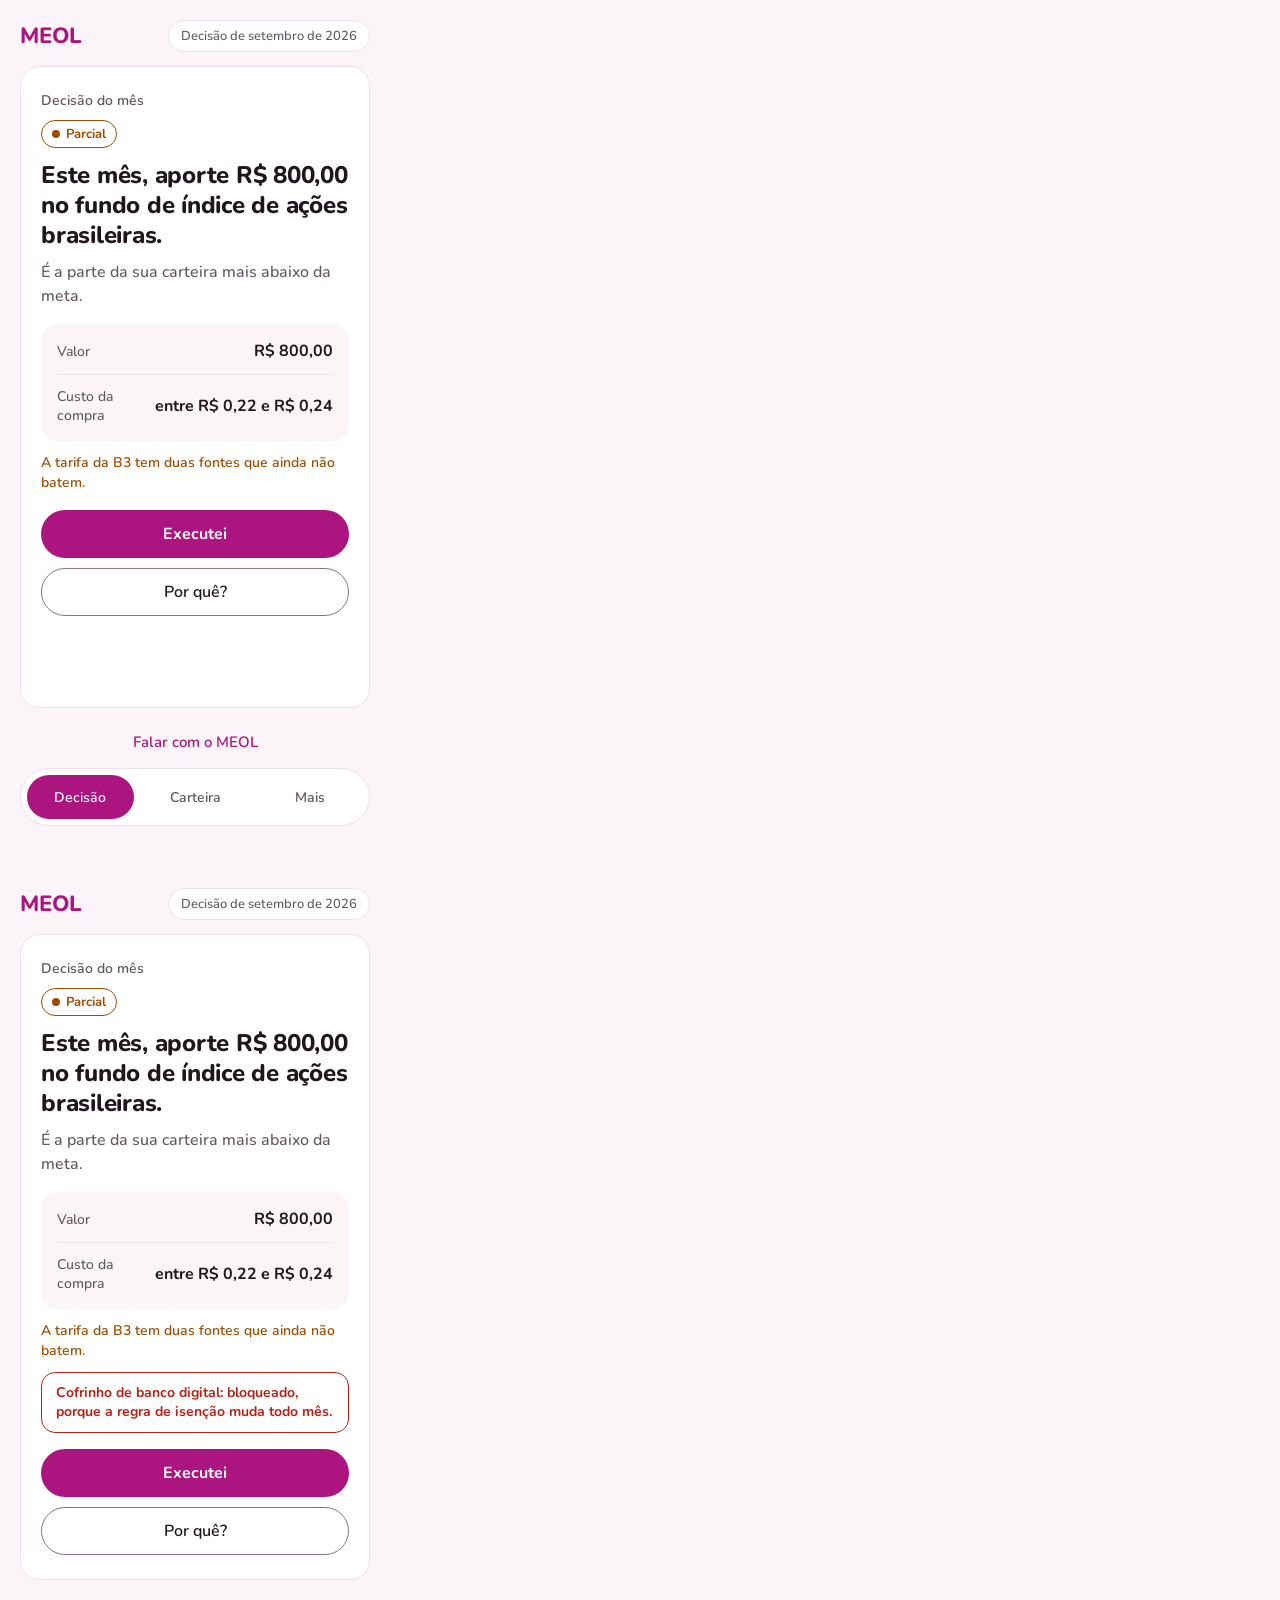
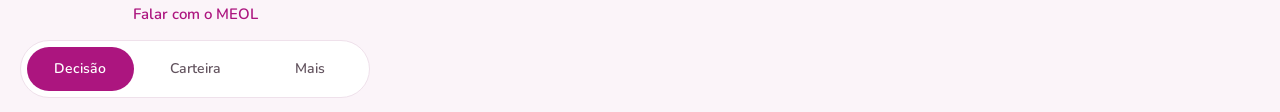
<file: docs/marca/direcoes/C.html>
<!doctype html>
<!-- Estimulo do teste de marca, direcao C (Digital amigavel). P-163, S4.
     Cores: docs/marca/tokens/direcoes.yaml, bloco C. Fontes OFL: docs/marca/tipografia/.
     Textos e numeros: docs/marca/direcoes/conteudo.yaml (gerado pelo motor, cenario sintetico).
     Versoes: base e com rota bloqueada (j-A); diferem so no elemento data-diferenca. -->
<html lang="pt-BR" data-direcao="C">
<head>
<meta charset="utf-8">
<meta name="viewport" content="width=390, initial-scale=1">
<title>MEOL</title>
<style>
  @font-face { font-family: 'Nunito'; src: url('../tipografia/nunito/nunito-latin-500-normal.woff2') format('woff2'); font-weight: 500; font-style: normal; font-display: block; }
  @font-face { font-family: 'Nunito'; src: url('../tipografia/nunito/nunito-latin-600-normal.woff2') format('woff2'); font-weight: 600; font-style: normal; font-display: block; }
  @font-face { font-family: 'Nunito'; src: url('../tipografia/nunito/nunito-latin-700-normal.woff2') format('woff2'); font-weight: 700; font-style: normal; font-display: block; }
  @font-face { font-family: 'Nunito'; src: url('../tipografia/nunito/nunito-latin-800-normal.woff2') format('woff2'); font-weight: 800; font-style: normal; font-display: block; }
  :root {
    --fundo: #FBF4F9; --superficie: #FFFFFF; --texto: #22161E; --texto-2: #63545F;
    --destaque: #AC157F; --sobre-destaque: #FFFFFF; --borda: #8F7086; --divisoria: #EFE1EB;
    --ok: #08735A; --parcial: #A04D00; --recusa: #B42318;
    --f: 'Nunito', sans-serif;
  }
  * { box-sizing: border-box; margin: 0; padding: 0; }
  body { background: var(--fundo); color: var(--texto); font-family: var(--f); }
  .tela { width: 390px; height: 844px; overflow: hidden; display: flex; flex-direction: column;
          background: var(--fundo); padding: 20px 20px 0; }
  .tela + .tela { margin-top: 24px; }
  .topo { display: flex; justify-content: space-between; align-items: center; }
  .marca { font-size: 22px; font-weight: 800; letter-spacing: -0.01em; color: var(--destaque); }
  .data { font-size: 13px; font-weight: 500; color: var(--texto-2); background: var(--superficie);
          border: 1px solid var(--divisoria); border-radius: 999px; padding: 6px 12px; }
  .conteudo { flex: 1; margin-top: 14px; background: var(--superficie); border-radius: 20px;
              border: 1px solid var(--divisoria); padding: 24px 20px; }
  .rotulo-secao { font-size: 14px; font-weight: 600; color: var(--texto-2); }
  .selo { display: inline-flex; align-items: center; gap: 6px; margin-top: 10px;
          font-size: 13px; font-weight: 700; border-radius: 999px; padding: 4px 10px;
          border: 1.5px solid currentColor; }
  .selo-marca { width: 8px; height: 8px; border-radius: 50%; background: currentColor; }
  .selo[data-status="completo"] { color: var(--ok); }
  .selo[data-status="parcial"] { color: var(--parcial); }
  .decisao { margin-top: 12px; font-size: 24px; line-height: 1.25; font-weight: 800;
             letter-spacing: -0.01em; }
  .porque { margin-top: 10px; font-size: 16px; line-height: 1.5; color: var(--texto-2); }
  .detalhe { margin-top: 16px; background: var(--fundo); border-radius: 16px; padding: 4px 16px; }
  .linha { display: flex; justify-content: space-between; align-items: center; padding: 12px 0; }
  .linha + .linha { border-top: 1px solid var(--divisoria); }
  dt { font-size: 14px; color: var(--texto-2); }
  dd { font-size: 16px; font-weight: 700; color: var(--texto); text-align: right; }
  .bloqueada { margin-top: 10px; padding: 10px 14px; border-radius: 14px; font-size: 14px;
               line-height: 1.4; font-weight: 700; color: var(--recusa); border: 1.5px solid var(--recusa); }
  .texto-dd { max-width: 60%; line-height: 1.3; }
  .nota { margin-top: 12px; font-size: 14px; line-height: 1.45; color: var(--parcial);
          font-weight: 600; }
  .acoes { margin-top: 16px; display: flex; flex-direction: column; gap: 10px; }
  button { font: inherit; background: none; border: none; color: inherit; cursor: pointer; }
  button:focus-visible { outline: 3px solid var(--destaque); outline-offset: 2px; }
  .primario { min-height: 48px; border-radius: 999px; background: var(--destaque);
              color: var(--sobre-destaque); font-size: 16px; font-weight: 700; }
  .secundario { min-height: 48px; border-radius: 999px; border: 1.5px solid var(--borda);
                color: var(--texto); font-size: 16px; font-weight: 600; background: var(--superficie); }
  .rodape { padding: 12px 0 18px; }
  .contato { width: 100%; min-height: 44px; font-size: 15px; font-weight: 600; color: var(--destaque); }
  .abas { display: flex; gap: 8px; background: var(--superficie); border-radius: 999px;
          border: 1px solid var(--divisoria); padding: 6px; margin-top: 4px; }
  .aba { flex: 1; min-height: 44px; border-radius: 999px; font-size: 14px; font-weight: 600;
         color: var(--texto-2); }
  .aba[aria-current="page"] { background: var(--destaque); color: var(--sobre-destaque); }
  .sem-quebra, dd.numero { white-space: nowrap; }
  dt { flex: 1; padding-right: 12px; }
  /* Revisao: arquivo.html#tela-rota mostra so a versao com rota bloqueada (sem script). */
  body:has(#tela-rota:target) #tela-base { display: none; }
  body:has(#tela-rota:target) .tela + .tela { margin-top: 0; }
</style>
</head>
<body>
<section class="tela" id="tela-base" data-versao="base" aria-label="Decisão do mês, versão base">
  <header class="topo">
    <span class="marca">MEOL</span>
    <span class="data">Decisão de setembro de 2026</span>
  </header>
  <main class="conteudo">
    <p class="rotulo-secao">Decisão do mês</p>
    <p class="selo" data-status="parcial"><span class="selo-marca" aria-hidden="true"></span>Parcial</p>
    <h1 class="decisao" data-camada="1">Este mês, aporte R$&nbsp;800,00 no fundo de índice de ações brasileiras.</h1>
    <p class="porque" data-camada="2">É a parte da sua carteira mais abaixo da meta.</p>
    <dl class="detalhe">
      <div class="linha"><dt>Valor</dt><dd class="numero">R$&nbsp;800,00</dd></div>
      <div class="linha"><dt>Custo da compra</dt><dd class="numero">entre R$&nbsp;0,22 e R$&nbsp;0,24</dd></div>
    </dl>
    <p class="nota" data-status="parcial">A tarifa da B3 tem duas fontes que ainda não batem.</p>
    <div class="acoes">
      <button type="button" class="primario">Executei</button>
      <button type="button" class="secundario">Por quê?</button>
    </div>
  </main>
  <footer class="rodape">
    <button type="button" class="contato">Falar com o MEOL</button>
    <nav class="abas" aria-label="Destinos">
      <button type="button" class="aba" aria-current="page">Decisão</button>
      <button type="button" class="aba">Carteira</button>
      <button type="button" class="aba">Mais</button>
    </nav>
  </footer>
</section>
<section class="tela" id="tela-rota" data-versao="com_rota_bloqueada" aria-label="Decisão do mês, versão com rota bloqueada">
  <header class="topo">
    <span class="marca">MEOL</span>
    <span class="data">Decisão de setembro de 2026</span>
  </header>
  <main class="conteudo">
    <p class="rotulo-secao">Decisão do mês</p>
    <p class="selo" data-status="parcial"><span class="selo-marca" aria-hidden="true"></span>Parcial</p>
    <h1 class="decisao" data-camada="1">Este mês, aporte R$&nbsp;800,00 no fundo de índice de ações brasileiras.</h1>
    <p class="porque" data-camada="2">É a parte da sua carteira mais abaixo da meta.</p>
    <dl class="detalhe">
      <div class="linha"><dt>Valor</dt><dd class="numero">R$&nbsp;800,00</dd></div>
      <div class="linha"><dt>Custo da compra</dt><dd class="numero">entre R$&nbsp;0,22 e R$&nbsp;0,24</dd></div>
    </dl>
    <p class="nota" data-status="parcial">A tarifa da B3 tem duas fontes que ainda não batem.</p>
    <p class="bloqueada" data-diferenca="rota-bloqueada">Cofrinho de banco digital: bloqueado, porque a regra de isenção muda todo mês.</p>
    <div class="acoes">
      <button type="button" class="primario">Executei</button>
      <button type="button" class="secundario">Por quê?</button>
    </div>
  </main>
  <footer class="rodape">
    <button type="button" class="contato">Falar com o MEOL</button>
    <nav class="abas" aria-label="Destinos">
      <button type="button" class="aba" aria-current="page">Decisão</button>
      <button type="button" class="aba">Carteira</button>
      <button type="button" class="aba">Mais</button>
    </nav>
  </footer>
</section>
</body>
</html>
</file>
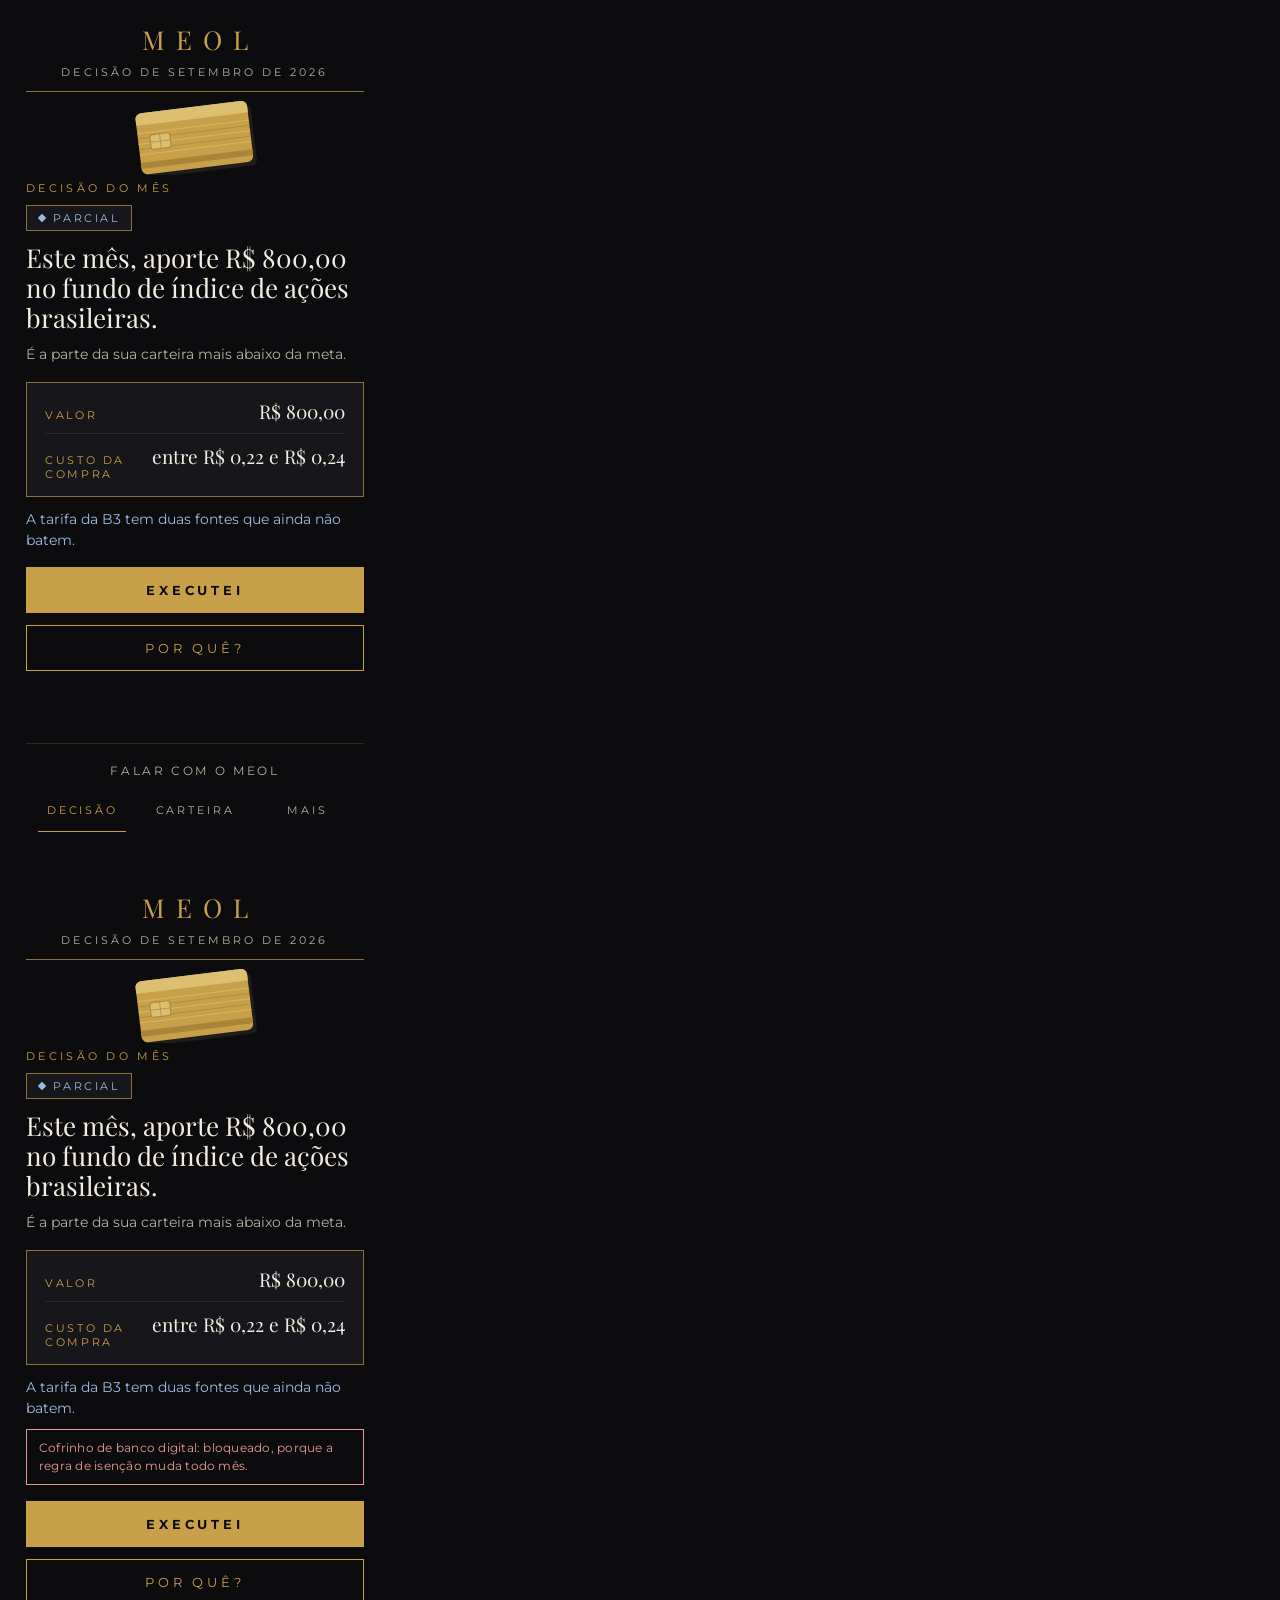
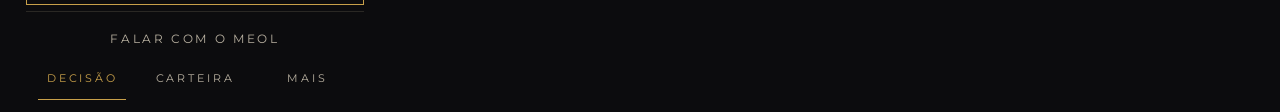
<file: docs/marca/direcoes/D.html>
<!doctype html>
<!-- Estimulo do teste de marca, direcao D (Ostentacao, controle da H2). P-163, S4.
     Cores: docs/marca/tokens/direcoes.yaml, bloco D. Fontes OFL: docs/marca/tipografia/.
     Textos e numeros: docs/marca/direcoes/conteudo.yaml (gerado pelo motor, cenario sintetico).
     Versoes: base e com rota bloqueada (j-A); diferem so no elemento data-diferenca. -->
<html lang="pt-BR" data-direcao="D">
<head>
<meta charset="utf-8">
<meta name="viewport" content="width=390, initial-scale=1">
<title>MEOL</title>
<style>
  @font-face { font-family: 'Playfair Display'; src: url('../tipografia/playfair-display/playfair-display-latin-400-normal.woff2') format('woff2'); font-weight: 400; font-style: normal; font-display: block; }
  @font-face { font-family: 'Montserrat'; src: url('../tipografia/montserrat/montserrat-latin-400-normal.woff2') format('woff2'); font-weight: 400; font-style: normal; font-display: block; }
  @font-face { font-family: 'Montserrat'; src: url('../tipografia/montserrat/montserrat-latin-700-normal.woff2') format('woff2'); font-weight: 700; font-style: normal; font-display: block; }
  :root {
    --fundo: #0C0C0E; --superficie: #17171B; --texto: #F2EDE0; --texto-2: #B8B0A0;
    --ouro: #C8A04A; --sobre-ouro: #0C0C0E; --borda: #8A7338; --divisoria: #2A2824;
    --ok: #86C79A; --parcial: #9DBBE3; --recusa: #E79A93;
    --f-titulo: 'Playfair Display', serif;
    --f-corpo: 'Montserrat', sans-serif;
  }
  * { box-sizing: border-box; margin: 0; padding: 0; }
  body { background: var(--fundo); color: var(--texto); font-family: var(--f-corpo); }
  .tela { width: 390px; height: 844px; overflow: hidden; display: flex; flex-direction: column;
          background: var(--fundo); padding: 22px 26px 0; }
  .tela + .tela { margin-top: 24px; }
  .topo { text-align: center; padding-bottom: 12px; border-bottom: 1px solid var(--borda); }
  .marca { display: block; font-family: var(--f-titulo); font-size: 26px; letter-spacing: 0.42em;
           color: var(--ouro); padding-left: 0.42em; }
  .data { display: block; margin-top: 8px; font-size: 11px; letter-spacing: 0.28em;
          text-transform: uppercase; color: var(--texto-2); }
  .ilustracao { display: flex; justify-content: center; padding-top: 8px; }
  .ilustracao svg { display: block; }
  .conteudo { flex: 1; padding-top: 6px; }
  .rotulo-secao { font-size: 11px; letter-spacing: 0.3em; text-transform: uppercase; color: var(--ouro); }
  .selo { display: inline-flex; align-items: center; gap: 8px; margin-top: 10px; padding: 5px 12px;
          font-size: 11px; letter-spacing: 0.22em; text-transform: uppercase;
          border: 1px solid var(--borda); background: var(--superficie); }
  .selo-marca { width: 6px; height: 6px; transform: rotate(45deg); background: currentColor; }
  .selo[data-status="completo"] { color: var(--ok); }
  .selo[data-status="parcial"] { color: var(--parcial); }
  .decisao { margin-top: 12px; font-family: var(--f-titulo); font-size: 26px; line-height: 1.16;
             font-weight: 400; color: var(--texto); }
  .porque { margin-top: 10px; font-size: 14px; line-height: 1.6; color: var(--texto-2); }
  .detalhe { margin-top: 16px; background: var(--superficie); border: 1px solid var(--borda);
             padding: 6px 18px; }
  .linha { display: flex; justify-content: space-between; align-items: baseline; padding: 9px 0; }
  .linha + .linha { border-top: 1px solid var(--divisoria); }
  dt { font-size: 11px; letter-spacing: 0.24em; text-transform: uppercase; color: var(--ouro); }
  dd { font-family: var(--f-titulo); font-size: 19px; color: var(--texto); text-align: right; }
  .bloqueada { margin-top: 10px; padding: 9px 12px; font-size: 12px; line-height: 1.5;
               letter-spacing: 0.02em; color: var(--recusa); border: 1px solid var(--recusa); }
  .texto-dd { max-width: 58%; font-size: 16px; line-height: 1.3; }
  .nota { margin-top: 12px; font-size: 14px; line-height: 1.5; color: var(--parcial); }
  .acoes { margin-top: 16px; display: flex; flex-direction: column; gap: 12px; }
  button { font: inherit; background: none; border: none; color: inherit; cursor: pointer; }
  button:focus-visible { outline: 2px solid var(--ouro); outline-offset: 3px; }
  .primario { min-height: 46px; background: var(--ouro); color: var(--sobre-ouro); font-size: 13px;
              font-weight: 700; letter-spacing: 0.3em; text-transform: uppercase; }
  .secundario { min-height: 46px; border: 1px solid var(--ouro); color: var(--ouro); font-size: 13px;
                letter-spacing: 0.3em; text-transform: uppercase; background: var(--fundo); }
  .rodape { padding: 8px 0 12px; border-top: 1px solid var(--divisoria); }
  .contato { width: 100%; min-height: 36px; font-size: 12px; letter-spacing: 0.22em;
             text-transform: uppercase; color: var(--texto-2); }
  .abas { display: flex; justify-content: space-around; margin-top: 0; }
  .aba { min-height: 44px; min-width: 88px; font-size: 11px; letter-spacing: 0.26em;
         text-transform: uppercase; color: var(--texto-2); }
  .aba[aria-current="page"] { color: var(--ouro); border-bottom: 1px solid var(--ouro); }
  .sem-quebra, dd.numero { white-space: nowrap; }
  dt { flex: 1; padding-right: 12px; }
  /* Revisao: arquivo.html#tela-rota mostra so a versao com rota bloqueada (sem script). */
  body:has(#tela-rota:target) #tela-base { display: none; }
  body:has(#tela-rota:target) .tela + .tela { margin-top: 0; }
</style>
</head>
<body>
<section class="tela" id="tela-base" data-versao="base" aria-label="Decisão do mês, versão base">
  <header class="topo">
    <span class="marca">MEOL</span>
    <span class="data">Decisão de setembro de 2026</span>
  </header>
    <div class="ilustracao" data-provisorio="P-168">
      <!-- PROVISORIA (k-A, P-168): cartao metalico generico desenhado em codigo, sem marca,
           sem texto e sem imitar cartao real. Cores: tokens, bloco D. -->
      <svg width="226" height="75" viewBox="0 0 338 112" aria-hidden="true" focusable="false">
        <g transform="rotate(-7 169 56)">
          <rect x="89" y="16" width="168" height="92" rx="9" fill="#1F1D19"/>
          <rect x="84" y="10" width="168" height="92" rx="9" fill="#C8A04A"/>
          <rect x="84" y="10" width="168" height="18" rx="9" fill="#DDBF72"/>
          <rect x="84" y="20" width="168" height="8" fill="#DDBF72"/>
          <line x1="84" y1="40" x2="252" y2="40" stroke="#DDBF72" stroke-width="1"/>
          <line x1="84" y1="48" x2="252" y2="48" stroke="#A9853A" stroke-width="1"/>
          <line x1="84" y1="56" x2="252" y2="56" stroke="#DDBF72" stroke-width="1"/>
          <line x1="84" y1="64" x2="252" y2="64" stroke="#A9853A" stroke-width="1"/>
          <line x1="84" y1="72" x2="252" y2="72" stroke="#DDBF72" stroke-width="1"/>
          <rect x="102" y="44" width="30" height="22" rx="4" fill="#DDBF72" stroke="#A9853A" stroke-width="1.5"/>
          <line x1="117" y1="44" x2="117" y2="66" stroke="#A9853A" stroke-width="1"/>
          <line x1="102" y1="55" x2="132" y2="55" stroke="#A9853A" stroke-width="1"/>
          <rect x="84" y="84" width="168" height="9" fill="#A9853A"/>
        </g>
      </svg>
    </div>
  <main class="conteudo">
    <p class="rotulo-secao">Decisão do mês</p>
    <p class="selo" data-status="parcial"><span class="selo-marca" aria-hidden="true"></span>Parcial</p>
    <h1 class="decisao" data-camada="1">Este mês, aporte R$&nbsp;800,00 no fundo de índice de ações brasileiras.</h1>
    <p class="porque" data-camada="2">É a parte da sua carteira mais abaixo da meta.</p>
    <dl class="detalhe">
      <div class="linha"><dt>Valor</dt><dd class="numero">R$&nbsp;800,00</dd></div>
      <div class="linha"><dt>Custo da compra</dt><dd class="numero">entre R$&nbsp;0,22 e R$&nbsp;0,24</dd></div>
    </dl>
    <p class="nota" data-status="parcial">A tarifa da B3 tem duas fontes que ainda não batem.</p>
    <div class="acoes">
      <button type="button" class="primario">Executei</button>
      <button type="button" class="secundario">Por quê?</button>
    </div>
  </main>
  <footer class="rodape">
    <button type="button" class="contato">Falar com o MEOL</button>
    <nav class="abas" aria-label="Destinos">
      <button type="button" class="aba" aria-current="page">Decisão</button>
      <button type="button" class="aba">Carteira</button>
      <button type="button" class="aba">Mais</button>
    </nav>
  </footer>
</section>
<section class="tela" id="tela-rota" data-versao="com_rota_bloqueada" aria-label="Decisão do mês, versão com rota bloqueada">
  <header class="topo">
    <span class="marca">MEOL</span>
    <span class="data">Decisão de setembro de 2026</span>
  </header>
    <div class="ilustracao" data-provisorio="P-168">
      <!-- PROVISORIA (k-A, P-168): cartao metalico generico desenhado em codigo, sem marca,
           sem texto e sem imitar cartao real. Cores: tokens, bloco D. -->
      <svg width="226" height="75" viewBox="0 0 338 112" aria-hidden="true" focusable="false">
        <g transform="rotate(-7 169 56)">
          <rect x="89" y="16" width="168" height="92" rx="9" fill="#1F1D19"/>
          <rect x="84" y="10" width="168" height="92" rx="9" fill="#C8A04A"/>
          <rect x="84" y="10" width="168" height="18" rx="9" fill="#DDBF72"/>
          <rect x="84" y="20" width="168" height="8" fill="#DDBF72"/>
          <line x1="84" y1="40" x2="252" y2="40" stroke="#DDBF72" stroke-width="1"/>
          <line x1="84" y1="48" x2="252" y2="48" stroke="#A9853A" stroke-width="1"/>
          <line x1="84" y1="56" x2="252" y2="56" stroke="#DDBF72" stroke-width="1"/>
          <line x1="84" y1="64" x2="252" y2="64" stroke="#A9853A" stroke-width="1"/>
          <line x1="84" y1="72" x2="252" y2="72" stroke="#DDBF72" stroke-width="1"/>
          <rect x="102" y="44" width="30" height="22" rx="4" fill="#DDBF72" stroke="#A9853A" stroke-width="1.5"/>
          <line x1="117" y1="44" x2="117" y2="66" stroke="#A9853A" stroke-width="1"/>
          <line x1="102" y1="55" x2="132" y2="55" stroke="#A9853A" stroke-width="1"/>
          <rect x="84" y="84" width="168" height="9" fill="#A9853A"/>
        </g>
      </svg>
    </div>
  <main class="conteudo">
    <p class="rotulo-secao">Decisão do mês</p>
    <p class="selo" data-status="parcial"><span class="selo-marca" aria-hidden="true"></span>Parcial</p>
    <h1 class="decisao" data-camada="1">Este mês, aporte R$&nbsp;800,00 no fundo de índice de ações brasileiras.</h1>
    <p class="porque" data-camada="2">É a parte da sua carteira mais abaixo da meta.</p>
    <dl class="detalhe">
      <div class="linha"><dt>Valor</dt><dd class="numero">R$&nbsp;800,00</dd></div>
      <div class="linha"><dt>Custo da compra</dt><dd class="numero">entre R$&nbsp;0,22 e R$&nbsp;0,24</dd></div>
    </dl>
    <p class="nota" data-status="parcial">A tarifa da B3 tem duas fontes que ainda não batem.</p>
    <p class="bloqueada" data-diferenca="rota-bloqueada">Cofrinho de banco digital: bloqueado, porque a regra de isenção muda todo mês.</p>
    <div class="acoes">
      <button type="button" class="primario">Executei</button>
      <button type="button" class="secundario">Por quê?</button>
    </div>
  </main>
  <footer class="rodape">
    <button type="button" class="contato">Falar com o MEOL</button>
    <nav class="abas" aria-label="Destinos">
      <button type="button" class="aba" aria-current="page">Decisão</button>
      <button type="button" class="aba">Carteira</button>
      <button type="button" class="aba">Mais</button>
    </nav>
  </footer>
</section>
</body>
</html>
</file>
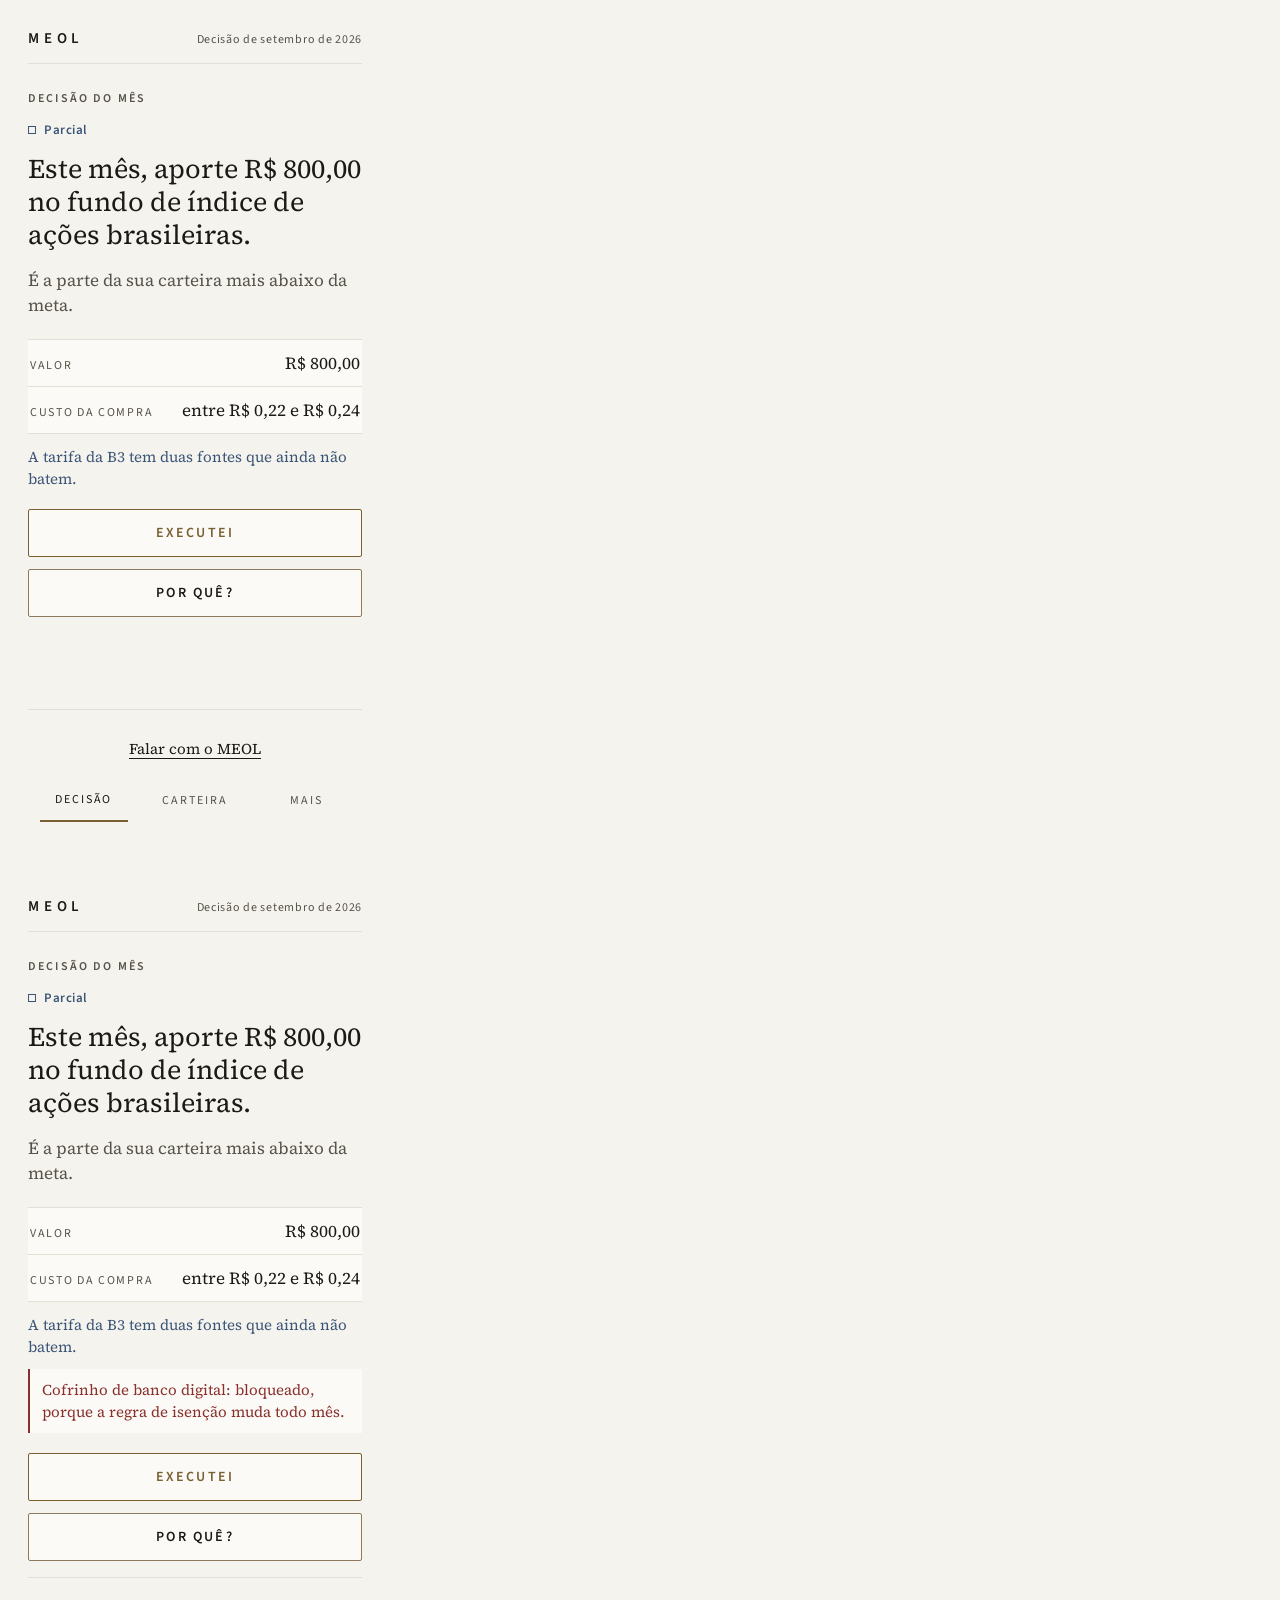
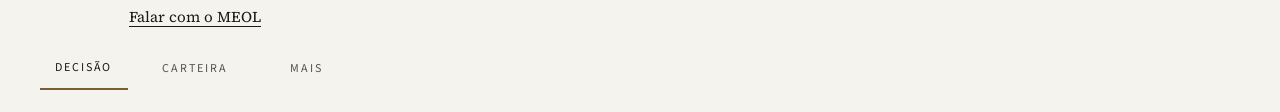
<file: docs/marca/direcoes/E.html>
<!doctype html>
<!-- Estimulo do teste de marca, direcao E (Instrumento de precisao). P-163, S4.
     Cores: docs/marca/tokens/direcoes.yaml, bloco E. Fontes OFL: docs/marca/tipografia/.
     Textos e numeros: docs/marca/direcoes/conteudo.yaml (gerado pelo motor, cenario sintetico).
     Versoes: base e com rota bloqueada (j-A); diferem so no elemento data-diferenca. -->
<html lang="pt-BR" data-direcao="E">
<head>
<meta charset="utf-8">
<meta name="viewport" content="width=390, initial-scale=1">
<title>MEOL</title>
<style>
  @font-face { font-family: 'Source Sans 3'; src: url('../tipografia/source-sans-3/source-sans-3-latin-400-normal.woff2') format('woff2'); font-weight: 400; font-style: normal; font-display: block; }
  @font-face { font-family: 'Source Sans 3'; src: url('../tipografia/source-sans-3/source-sans-3-latin-600-normal.woff2') format('woff2'); font-weight: 600; font-style: normal; font-display: block; }
  @font-face { font-family: 'Source Serif 4'; src: url('../tipografia/source-serif-4/source-serif-4-latin-400-normal.woff2') format('woff2'); font-weight: 400; font-style: normal; font-display: block; }
  :root {
    --fundo: #F5F3EE; --superficie: #FBFAF6; --texto: #1B1A17; --texto-2: #57534A;
    --destaque: #7A5F32; --borda: #8C7A5B; --divisoria: #E4DFD4;
    --ok: #2E5B3B; --parcial: #3B5577; --recusa: #8A2F2B;
    --f-titulo: 'Source Sans 3', sans-serif;
    --f-corpo: 'Source Serif 4', serif;
  }
  * { box-sizing: border-box; margin: 0; padding: 0; }
  body { background: var(--fundo); color: var(--texto); font-family: var(--f-corpo); }
  .tela { width: 390px; height: 844px; overflow: hidden; display: flex; flex-direction: column;
          background: var(--fundo); padding: 28px 28px 0; }
  .tela + .tela { margin-top: 24px; }
  .topo { display: flex; justify-content: space-between; align-items: baseline;
          padding-bottom: 14px; border-bottom: 1px solid var(--divisoria); }
  .marca { font-family: var(--f-titulo); font-size: 15px; font-weight: 600;
           letter-spacing: 0.32em; color: var(--texto); }
  .data { font-family: var(--f-titulo); font-size: 12px; letter-spacing: 0.06em;
          color: var(--texto-2); }
  .conteudo { flex: 1; padding-top: 26px; }
  .rotulo-secao { font-family: var(--f-titulo); font-size: 12px; font-weight: 600;
                  text-transform: uppercase; letter-spacing: 0.18em; color: var(--texto-2); }
  .selo { display: inline-flex; align-items: center; gap: 8px; margin-top: 14px;
          font-family: var(--f-titulo); font-size: 13px; font-weight: 600; letter-spacing: 0.04em; }
  .selo-marca { width: 8px; height: 8px; border: 1.5px solid currentColor; }
  .selo[data-status="completo"] { color: var(--ok); }
  .selo[data-status="completo"] .selo-marca { background: var(--ok); }
  .selo[data-status="parcial"] { color: var(--parcial); }
  .decisao { margin-top: 14px; font-size: 27px; line-height: 1.22; font-weight: 400;
             font-variant-numeric: tabular-nums lining-nums; }
  .porque { margin-top: 16px; font-size: 17px; line-height: 1.5; color: var(--texto-2); }
  .detalhe { margin-top: 20px; background: var(--superficie); border-top: 1px solid var(--divisoria); }
  .linha { display: flex; justify-content: space-between; align-items: baseline;
           padding: 11px 2px; border-bottom: 1px solid var(--divisoria); }
  dt { font-family: var(--f-titulo); font-size: 12px; text-transform: uppercase;
       letter-spacing: 0.14em; color: var(--texto-2); }
  dd { font-size: 17px; color: var(--texto); text-align: right; }
  .numero { font-variant-numeric: tabular-nums lining-nums; }
  .bloqueada { margin-top: 12px; padding: 10px 12px; font-size: 15px; line-height: 1.45;
               color: var(--recusa); border-left: 2px solid var(--recusa); background: var(--superficie); }
  .texto-dd { max-width: 60%; line-height: 1.35; }
  .nota { margin-top: 12px; font-size: 15px; line-height: 1.45; color: var(--parcial); }
  .acoes { margin-top: 20px; display: flex; flex-direction: column; gap: 12px; }
  button { font: inherit; background: none; border: none; color: inherit; cursor: pointer; }
  button:focus-visible { outline: 2px solid var(--texto); outline-offset: 2px; }
  .primario, .secundario { min-height: 48px; font-family: var(--f-titulo); font-size: 14px;
                           font-weight: 600; letter-spacing: 0.16em; text-transform: uppercase;
                           border: 1.5px solid var(--destaque); color: var(--destaque);
                           background: var(--superficie); border-radius: 2px; }
  .secundario { border-color: var(--borda); color: var(--texto); }
  .rodape { padding: 16px 0 22px; border-top: 1px solid var(--divisoria); }
  .contato { width: 100%; min-height: 44px; font-size: 15px; color: var(--texto);
             text-decoration: underline; text-underline-offset: 4px; }
  .abas { display: flex; justify-content: space-around; margin-top: 8px; }
  .aba { min-height: 44px; min-width: 88px; font-family: var(--f-titulo); font-size: 12px;
         letter-spacing: 0.16em; text-transform: uppercase; color: var(--texto-2); }
  .aba[aria-current="page"] { color: var(--texto); border-bottom: 2px solid var(--destaque); }
  .sem-quebra, dd.numero { white-space: nowrap; }
  dt { flex: 1; padding-right: 12px; }
  /* Revisao: arquivo.html#tela-rota mostra so a versao com rota bloqueada (sem script). */
  body:has(#tela-rota:target) #tela-base { display: none; }
  body:has(#tela-rota:target) .tela + .tela { margin-top: 0; }
</style>
</head>
<body>
<section class="tela" id="tela-base" data-versao="base" aria-label="Decisão do mês, versão base">
  <header class="topo">
    <span class="marca">MEOL</span>
    <span class="data">Decisão de setembro de 2026</span>
  </header>
  <main class="conteudo">
    <p class="rotulo-secao">Decisão do mês</p>
    <p class="selo" data-status="parcial"><span class="selo-marca" aria-hidden="true"></span>Parcial</p>
    <h1 class="decisao" data-camada="1">Este mês, aporte R$&nbsp;800,00 no fundo de índice de ações brasileiras.</h1>
    <p class="porque" data-camada="2">É a parte da sua carteira mais abaixo da meta.</p>
    <dl class="detalhe">
      <div class="linha"><dt>Valor</dt><dd class="numero">R$&nbsp;800,00</dd></div>
      <div class="linha"><dt>Custo da compra</dt><dd class="numero">entre R$&nbsp;0,22 e R$&nbsp;0,24</dd></div>
    </dl>
    <p class="nota" data-status="parcial">A tarifa da B3 tem duas fontes que ainda não batem.</p>
    <div class="acoes">
      <button type="button" class="primario">Executei</button>
      <button type="button" class="secundario">Por quê?</button>
    </div>
  </main>
  <footer class="rodape">
    <button type="button" class="contato">Falar com o MEOL</button>
    <nav class="abas" aria-label="Destinos">
      <button type="button" class="aba" aria-current="page">Decisão</button>
      <button type="button" class="aba">Carteira</button>
      <button type="button" class="aba">Mais</button>
    </nav>
  </footer>
</section>
<section class="tela" id="tela-rota" data-versao="com_rota_bloqueada" aria-label="Decisão do mês, versão com rota bloqueada">
  <header class="topo">
    <span class="marca">MEOL</span>
    <span class="data">Decisão de setembro de 2026</span>
  </header>
  <main class="conteudo">
    <p class="rotulo-secao">Decisão do mês</p>
    <p class="selo" data-status="parcial"><span class="selo-marca" aria-hidden="true"></span>Parcial</p>
    <h1 class="decisao" data-camada="1">Este mês, aporte R$&nbsp;800,00 no fundo de índice de ações brasileiras.</h1>
    <p class="porque" data-camada="2">É a parte da sua carteira mais abaixo da meta.</p>
    <dl class="detalhe">
      <div class="linha"><dt>Valor</dt><dd class="numero">R$&nbsp;800,00</dd></div>
      <div class="linha"><dt>Custo da compra</dt><dd class="numero">entre R$&nbsp;0,22 e R$&nbsp;0,24</dd></div>
    </dl>
    <p class="nota" data-status="parcial">A tarifa da B3 tem duas fontes que ainda não batem.</p>
    <p class="bloqueada" data-diferenca="rota-bloqueada">Cofrinho de banco digital: bloqueado, porque a regra de isenção muda todo mês.</p>
    <div class="acoes">
      <button type="button" class="primario">Executei</button>
      <button type="button" class="secundario">Por quê?</button>
    </div>
  </main>
  <footer class="rodape">
    <button type="button" class="contato">Falar com o MEOL</button>
    <nav class="abas" aria-label="Destinos">
      <button type="button" class="aba" aria-current="page">Decisão</button>
      <button type="button" class="aba">Carteira</button>
      <button type="button" class="aba">Mais</button>
    </nav>
  </footer>
</section>
</body>
</html>
</file>
